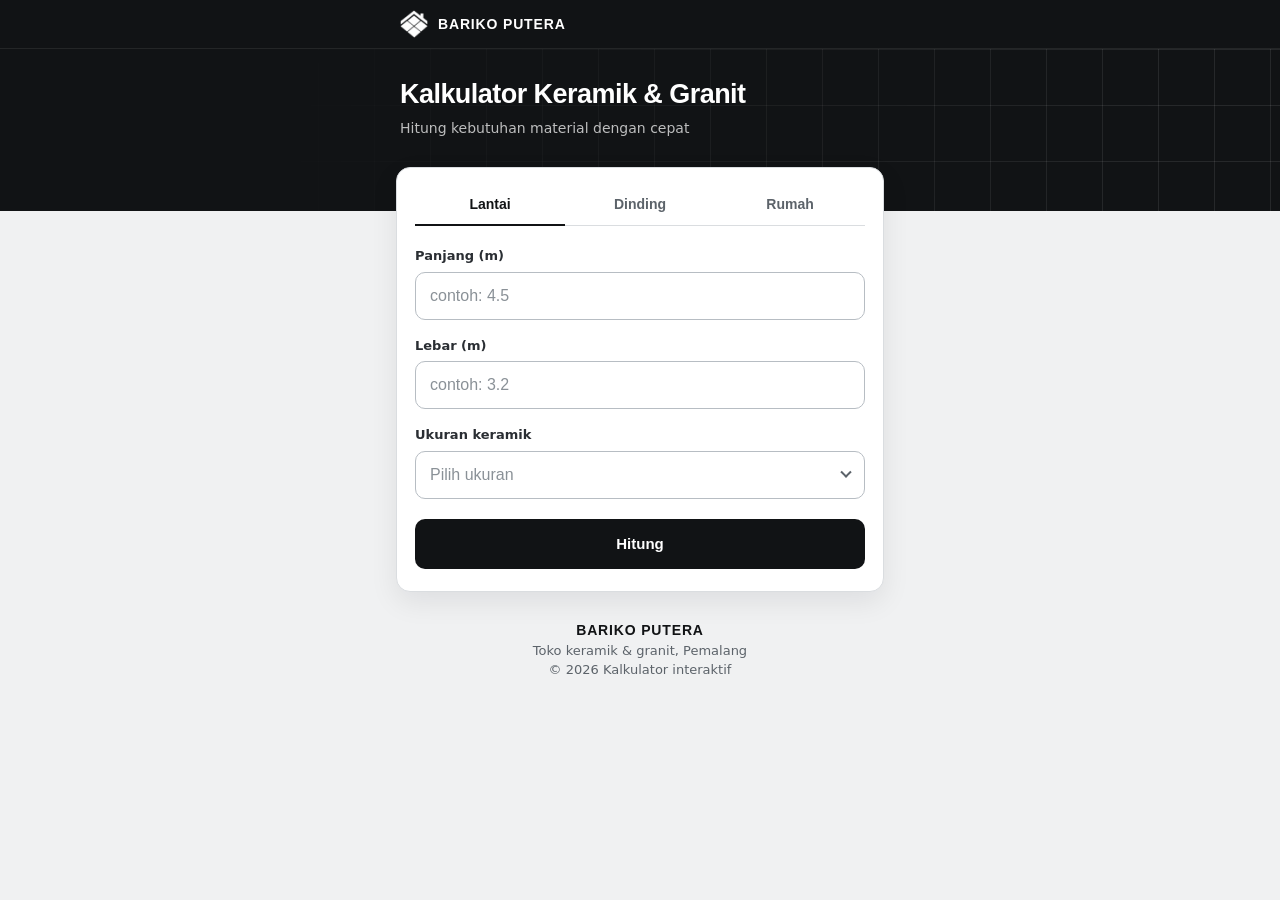
<file: kalkulator/index.html>
<!DOCTYPE html>
<html lang="id">
<head>
    <meta charset="UTF-8" />
    <meta name="viewport" content="width=device-width,initial-scale=1,maximum-scale=1,user-scalable=no" />
    <meta name="description" content="Kalkulator Keramik & Granit - Hitung kebutuhan material dengan akurat. BARIKO PUTERA Toko Keramik & Granit Berkualitas di Pemalang." />
    <title>Kalkulator Keramik & Granit - Bariko Putera</title>
    <meta http-equiv="Content-Security-Policy" content="default-src 'self'; style-src 'unsafe-inline' https://fonts.googleapis.com https://cdnjs.cloudflare.com https://cdn.jsdelivr.net; font-src https://fonts.gstatic.com https://cdnjs.cloudflare.com https://cdn.jsdelivr.net; script-src 'unsafe-inline'; img-src data:;" />
    <link rel="preconnect" href="https://fonts.googleapis.com" />
    <link rel="preconnect" href="https://fonts.gstatic.com" crossorigin />
    <link href="https://fonts.googleapis.com/css2?family=IBM+Plex+Sans:wght@400;500;600&family=Plus+Jakarta+Sans:wght@600;700;800&display=swap" rel="stylesheet" />
    <style>
:root{--ink:#111315;--ink2:#2A2E33;--mut:#5C636A;--line:#DADDE0;--line2:#B7BDC3;--bg:#F0F1F2;--brass:#C9A66B;--ok:#1C8A4C;--bad:#B3261E}
*{margin:0;padding:0;box-sizing:border-box}
body{background:var(--bg);font:15px/1.5 'IBM Plex Sans',system-ui,-apple-system,sans-serif;color:var(--ink);-webkit-font-smoothing:antialiased;padding-bottom:24px}
h1,h3,.logo,.btn-primary,.mode-tab,.btn-add-room,.btn-wa,.btn-print,.footer-mini strong{font-family:'Plus Jakarta Sans','IBM Plex Sans',sans-serif}
:focus-visible{outline:2px solid var(--ink);outline-offset:2px}
.container{max-width:520px;margin:0 auto;padding:0 20px}
.header{background:var(--ink);position:sticky;top:0;z-index:40;padding:10px 0;border-bottom:1px solid rgba(255,255,255,.08)}
.logo{display:flex;align-items:center;gap:10px;color:#fff;text-decoration:none;font-weight:700;font-size:14px;letter-spacing:.06em}
.logo img{height:28px;width:auto;display:block}
.hero-mini{background:var(--ink);color:#fff;padding:30px 0 72px;position:relative;overflow:hidden}
.hero-mini::before{content:"";position:absolute;inset:0;background-image:linear-gradient(rgba(255,255,255,.09) 1px,transparent 1px),linear-gradient(90deg,rgba(255,255,255,.09) 1px,transparent 1px);background-size:56px 56px;background-position:right 10px top 0;-webkit-mask-image:linear-gradient(100deg,transparent 20%,#000 90%);mask-image:linear-gradient(100deg,transparent 20%,#000 90%)}
.hero-mini .container{position:relative}
.hero-mini h1{font-weight:800;font-size:27px;line-height:1.15;letter-spacing:-.02em}
.hero-mini p{margin-top:8px;font-size:14px;color:rgba(255,255,255,.72)}
.card-calc{background:#fff;border:1px solid var(--line);border-radius:14px;padding:18px 18px 22px;width:calc(100% - 32px);max-width:488px;margin:-44px auto 20px;position:relative;box-shadow:0 10px 28px rgba(17,19,21,.08)}
.mode-switcher{display:flex;border-bottom:1px solid var(--line);margin-bottom:20px}
.mode-tab{flex:1;padding:10px 4px 12px;border:0;background:none;font-weight:600;font-size:14px;color:var(--mut);cursor:pointer;border-bottom:2px solid transparent;margin-bottom:-1px;transition:color .15s}
.mode-tab.active{color:var(--ink);border-bottom-color:var(--ink)}
.mode-panel{display:none}.mode-panel.active{display:block}
.form-group{margin-bottom:16px}
.form-group label{display:block;font-weight:600;font-size:13px;color:var(--ink2);margin-bottom:6px}
.form-control,.dropdown-selected{width:100%;min-height:48px;padding:0 14px;border:1px solid var(--line2);border-radius:10px;background:#fff;font:16px 'IBM Plex Sans',sans-serif;color:var(--ink);transition:border-color .15s,box-shadow .15s;appearance:none}
.form-control:focus,.dropdown-open .dropdown-selected{border-color:var(--ink);outline:0;box-shadow:0 0 0 3px rgba(17,19,21,.12)}
.form-control::placeholder,.dropdown-selected.placeholder{color:#8A9197}
.custom-dropdown{position:relative}
.dropdown-selected{display:flex;align-items:center;justify-content:space-between;cursor:pointer}
.dropdown-arrow{width:8px;height:8px;border-right:2px solid var(--mut);border-bottom:2px solid var(--mut);transform:rotate(45deg) translate(-2px,-2px);transition:transform .2s}
.dropdown-open .dropdown-arrow{transform:rotate(-135deg) translate(-2px,-2px)}
.dropdown-options{position:absolute;top:calc(100% + 6px);left:0;right:0;background:#fff;border:1px solid var(--line2);border-radius:10px;box-shadow:0 12px 28px rgba(17,19,21,.14);max-height:250px;overflow-y:auto;display:none;z-index:30}
.dropdown-open .dropdown-options{display:block}
.dropdown-option{display:flex;justify-content:space-between;align-items:center;padding:12px 14px;border-bottom:1px solid var(--line);cursor:pointer;font-weight:500}
.dropdown-option:last-child{border-bottom:0}
.dropdown-option:hover{background:#F4F5F6}
.dropdown-option.selected{box-shadow:inset 3px 0 0 var(--ink);font-weight:600}
.dropdown-option span{color:var(--mut);font-weight:400;font-size:13px}
.btn-primary{width:100%;min-height:50px;margin-top:4px;background:var(--ink);color:#fff;border:0;border-radius:10px;font-weight:700;font-size:15px;cursor:pointer;transition:background .15s}
.btn-primary:hover{background:var(--ink2)}.btn-primary:active{transform:translateY(1px)}
.alert-error{display:none;margin-top:12px;padding:11px 14px;background:#FCEFED;border:1px solid #EBC3BE;border-radius:10px;color:#8E1F17;font-size:14px}
.alert-error.show{display:block}
.result-dashboard,.summary-multi{display:none;margin-top:24px;border-top:1px solid var(--line);padding-top:18px}
.result-dashboard.show,.summary-multi.show{display:block;animation:rise .3s ease}
@keyframes rise{from{opacity:0;transform:translateY(8px)}to{opacity:1;transform:none}}
.result-header{display:flex;justify-content:space-between;align-items:center;margin-bottom:12px}
.result-header h3{font-weight:700;font-size:17px;letter-spacing:-.01em}
.badge-size{padding:3px 10px;border:1px solid var(--ink);border-radius:6px;font-weight:600;font-size:13px}
.metric-item{display:flex;justify-content:space-between;align-items:baseline;gap:12px;padding:12px 2px;border-bottom:1px solid var(--line)}
.metric-item:last-child{border-bottom:0}
.metric-label{color:var(--mut);font-size:14px}
.metric-value{font-weight:600;font-variant-numeric:tabular-nums}
.metric-value small{font-weight:400;font-size:13px;color:var(--mut)}
.pcs::after{content:" pcs";color:var(--mut);font-weight:400;font-size:13px}
.metric-item.metric-buffer{display:block;background:var(--ink);border:0;border-radius:10px;padding:16px 18px;margin-bottom:4px}
.metric-buffer .metric-label{color:var(--brass);font-weight:600}
.metric-buffer .metric-value{font:800 40px/1.1 'Plus Jakarta Sans',sans-serif;letter-spacing:-.02em;color:#fff;margin-top:4px}
.metric-buffer .metric-value small{font-size:16px;font-weight:600;color:rgba(255,255,255,.7)}
.action-group,.action-group-multi{display:flex;flex-direction:column;gap:8px;margin-top:16px}
.btn-wa,.btn-print{display:flex;align-items:center;justify-content:center;width:100%;min-height:48px;border-radius:10px;font-weight:600;font-size:15px;text-decoration:none;cursor:pointer}
.btn-wa{background:var(--ok);color:#fff;border:0}.btn-wa:hover{filter:brightness(.94)}
.btn-print{background:#fff;color:var(--ink);border:1px solid var(--line2)}.btn-print:hover{background:#F4F5F6}
.alert-tip{margin-top:14px;font-size:13px;color:var(--mut)}
.wall-dimension-grid{display:grid;grid-template-columns:1fr 1fr;gap:0 12px}
.wall-dimension-grid .full-width{grid-column:1/-1}
.wall-info{font-size:13px;color:var(--mut);margin:-4px 0 16px}
.multi-intro{font-size:14px;color:var(--mut);margin-bottom:14px}
.room-row{display:grid;grid-template-columns:1fr 1fr 88px;grid-template-areas:"n n d" "l w a" "t t t" "u u u";gap:8px;align-items:center;padding:12px;border:1px solid var(--line);border-radius:10px;background:#FAFAFB;margin-bottom:10px}
.room-row input,.room-row select{width:100%;min-width:0;min-height:44px;padding:0 12px;border:1px solid var(--line2);border-radius:8px;background:#fff;font:16px 'IBM Plex Sans',sans-serif;color:var(--ink)}
.room-row input:focus,.room-row select:focus{border-color:var(--ink);outline:0;box-shadow:0 0 0 3px rgba(17,19,21,.12)}
.room-name{grid-area:n}.room-length{grid-area:l}.room-width{grid-area:w}.room-tile-select{grid-area:t}
.room-area{grid-area:a;text-align:right;font-weight:600;font-size:14px;font-variant-numeric:tabular-nums}
.room-dus{grid-area:u;text-align:right;font-weight:700;font-size:18px;padding-top:6px;border-top:1px solid var(--line)}
.room-dus::before{content:"Kebutuhan";float:left;font-weight:400;font-size:14px;color:var(--mut);line-height:27px}
.room-dus::after{content:" dus";font-weight:400;font-size:13px;color:var(--mut)}
.room-row .room-delete{grid-area:d;justify-self:end;width:40px;min-height:40px;padding:0;border:1px solid var(--line);border-radius:8px;background:#fff;color:var(--mut);font-size:22px;line-height:1;cursor:pointer}
.room-row .room-delete:hover{color:var(--bad);border-color:var(--bad)}
.btn-add-room{width:100%;min-height:46px;border:1px dashed var(--line2);border-radius:10px;background:none;color:var(--ink);font-weight:600;font-size:14px;cursor:pointer;margin-bottom:10px}
.btn-add-room:hover{border-color:var(--ink);background:#F4F5F6}
.summary-multi .table-caption{display:flex;justify-content:space-between;align-items:center;margin-bottom:10px}
.summary-multi .table-caption strong{font:700 17px 'Plus Jakarta Sans',sans-serif}
.badge-total{background:var(--ink);color:#fff;padding:4px 12px;border-radius:6px;font-weight:600;font-size:13px}
.table-wrap{overflow-x:auto;border:1px solid var(--line);border-radius:10px}
.summary-multi table{width:100%;min-width:460px;border-collapse:collapse;font-size:14px}
.summary-multi th{padding:10px;text-align:left;font-weight:600;font-size:13px;color:var(--mut);background:#FAFAFB;border-bottom:1px solid var(--ink);white-space:nowrap}
.summary-multi td{padding:10px;border-bottom:1px solid var(--line)}
.summary-multi .num{text-align:right;font-variant-numeric:tabular-nums}
.summary-multi .total-row td{background:#F4F5F6;font-weight:700;border-bottom:0;border-top:1px solid var(--ink)}
.empty-state{color:var(--mut);font-size:14px;text-align:center;padding:6px}
.footer-mini{max-width:488px;margin:0 auto;padding:8px 16px 0;text-align:center;font-size:13px;color:var(--mut)}
.footer-mini strong{display:block;color:var(--ink);font-size:14px;letter-spacing:.06em}
input[type=number]::-webkit-inner-spin-button,input[type=number]::-webkit-outer-spin-button{-webkit-appearance:none;margin:0}
input[type=number]{-moz-appearance:textfield}
@media(max-width:360px){.hero-mini h1{font-size:23px}.metric-buffer .metric-value{font-size:34px}.card-calc{padding:16px 14px 20px}}
@media(prefers-reduced-motion:reduce){*{animation:none!important;transition:none!important}}

</style>
</head>
<body>

    <header class="header">
        <div class="container">
            <a href="#" class="logo"><img src="[data-uri]" alt="BARIKO PUTERA" loading="lazy" /><span>BARIKO PUTERA</span></a>
        </div>
    </header>

    <div class="hero-mini"><div class="container"><h1>Kalkulator Keramik &amp; Granit</h1><p>Hitung kebutuhan material dengan cepat</p></div></div>

    <div class="card-calc">
        <!-- MODE TABS -->
        <div class="mode-switcher">
            <button type="button" class="mode-tab active" data-mode="floor">Lantai</button>
            <button type="button" class="mode-tab" data-mode="wall">Dinding</button>
            <button type="button" class="mode-tab" data-mode="multi">Rumah</button>
        </div>

        <!-- ===== LANTAI ===== -->
        <div id="floorMode" class="mode-panel active">
            <form id="calcForm">
                <div class="form-group"><label for="roomLength">Panjang (m)</label><input type="number" id="roomLength" class="form-control" step="0.01" min="0.1" placeholder="contoh: 4.5" required /></div>
                <div class="form-group"><label for="roomWidth">Lebar (m)</label><input type="number" id="roomWidth" class="form-control" step="0.01" min="0.1" placeholder="contoh: 3.2" required /></div>
                <div class="form-group">
                    <label>Ukuran keramik</label>
                    <div class="custom-dropdown" id="tileDropdown">
                        <div class="dropdown-selected placeholder" id="dropdownSelected"><span>Pilih ukuran</span><span class="dropdown-arrow" aria-hidden="true"></span></div>
                        <div class="dropdown-options" id="dropdownOptions">
                            <div class="dropdown-option" data-size="25x25" data-area="1.00" data-pieces="16">25×25 cm <span>1.00 m²/dus</span></div>
                            <div class="dropdown-option" data-size="25x40" data-area="1.00" data-pieces="10">25×40 cm <span>1.00 m²/dus</span></div>
                            <div class="dropdown-option" data-size="30x30" data-area="0.99" data-pieces="11">30×30 cm <span>0.99 m²/dus</span></div>
                            <div class="dropdown-option" data-size="30x60" data-area="0.90" data-pieces="5">30×60 cm <span>0.90 m²/dus</span></div>
                            <div class="dropdown-option" data-size="40x40" data-area="1.00" data-pieces="6">40×40 cm <span>1.00 m²/dus</span></div>
                            <div class="dropdown-option" data-size="50x50" data-area="1.00" data-pieces="4">50×50 cm <span>1.00 m²/dus</span></div>
                            <div class="dropdown-option" data-size="60x60" data-area="1.44" data-pieces="4">60×60 cm <span>1.44 m²/dus</span></div>
                            <div class="dropdown-option" data-size="60x120" data-area="1.44" data-pieces="2">60×120 cm <span>1.44 m²/dus</span></div>
                        </div>
                    </div>
                    <input type="hidden" id="selectedTileSize" required />
                    <input type="hidden" id="selectedTileArea" />
                    <input type="hidden" id="selectedTilePieces" />
                </div>
                <button type="submit" class="btn-primary" id="calculateBtn">Hitung</button>
                <div class="alert-error" id="errorAlert">Lengkapi semua input dengan benar.</div>
            </form>
            <div class="result-dashboard" id="resultDashboard">
                <div class="result-header"><h3>Ringkasan</h3><span class="badge-size" id="selectedSizeLabel">—</span></div>
                <div class="metric-grid">
                    <div class="metric-item metric-buffer"><div class="metric-label">Disarankan dipesan (+10%)</div><div class="metric-value" id="totalWithBuffer">0 <small>dus</small></div></div>
                    <div class="metric-item"><span class="metric-label">Luas</span><span class="metric-value" id="totalArea">0 <small>m²</small></span></div>
                    <div class="metric-item"><span class="metric-label">Kebutuhan tanpa cadangan</span><span class="metric-value" id="totalBoxes">0 <small>dus</small></span></div>
                    <div class="metric-item"><span class="metric-label">Total keping</span><strong class="metric-value pcs" id="totalPieces">0</strong></div>
                    <div class="metric-item"><span class="metric-label">Keping +10%</span><strong class="metric-value pcs" id="totalPiecesWithBuffer">0</strong></div>
                </div>
                <div class="action-group"><a id="whatsappLink" class="btn-wa" target="_blank" href="#">Konsultasi WA</a><button id="printBtn" class="btn-print" onclick="printResult('floor')">Cetak</button></div>
                <div class="alert-tip">Hasil estimasi. Konsultasi dengan tim ahli disarankan.</div>
            </div>
        </div>

        <!-- ===== DINDING ===== -->
        <div id="wallMode" class="mode-panel">
            <form id="wallCalcForm">
                <div class="wall-dimension-grid">
                    <div class="form-group full-width"><label for="wallHeight">Tinggi (m)</label><input type="number" id="wallHeight" class="form-control" step="0.01" min="0.1" placeholder="misal 3" required /></div>
                    <div class="form-group"><label for="wallLength">Panjang (m)</label><input type="number" id="wallLength" class="form-control" step="0.01" min="0.1" placeholder="misal 4" required /></div>
                    <div class="form-group"><label for="wallWidth">Lebar (m)</label><input type="number" id="wallWidth" class="form-control" step="0.01" min="0.1" placeholder="misal 3" required /></div>
                </div>
                <div class="wall-info">Luas dinding = 2 × (panjang + lebar) × tinggi</div>
                <div class="form-group">
                    <label>Ukuran keramik</label>
                    <div class="custom-dropdown" id="tileDropdownWall">
                        <div class="dropdown-selected placeholder" id="dropdownSelectedWall"><span>Pilih ukuran</span><span class="dropdown-arrow" aria-hidden="true"></span></div>
                        <div class="dropdown-options">
                            <div class="dropdown-option" data-size="25x25" data-area="1.00" data-pieces="16">25×25 cm <span>1.00 m²/dus</span></div>
                            <div class="dropdown-option" data-size="25x40" data-area="1.00" data-pieces="10">25×40 cm <span>1.00 m²/dus</span></div>
                            <div class="dropdown-option" data-size="30x30" data-area="0.99" data-pieces="11">30×30 cm <span>0.99 m²/dus</span></div>
                            <div class="dropdown-option" data-size="30x60" data-area="0.90" data-pieces="5">30×60 cm <span>0.90 m²/dus</span></div>
                            <div class="dropdown-option" data-size="40x40" data-area="1.00" data-pieces="6">40×40 cm <span>1.00 m²/dus</span></div>
                            <div class="dropdown-option" data-size="50x50" data-area="1.00" data-pieces="4">50×50 cm <span>1.00 m²/dus</span></div>
                            <div class="dropdown-option" data-size="60x60" data-area="1.44" data-pieces="4">60×60 cm <span>1.44 m²/dus</span></div>
                            <div class="dropdown-option" data-size="60x120" data-area="1.44" data-pieces="2">60×120 cm <span>1.44 m²/dus</span></div>
                        </div>
                    </div>
                    <input type="hidden" id="selectedTileSizeWall" required />
                    <input type="hidden" id="selectedTileAreaWall" />
                    <input type="hidden" id="selectedTilePiecesWall" />
                </div>
                <button type="submit" class="btn-primary" id="calculateBtnWall">Hitung</button>
                <div class="alert-error" id="errorAlertWall">Lengkapi semua input dengan benar.</div>
            </form>
            <div class="result-dashboard" id="resultDashboardWall">
                <div class="result-header"><h3>Ringkasan</h3><span class="badge-size" id="selectedSizeLabelWall">—</span></div>
                <div class="metric-grid">
                    <div class="metric-item metric-buffer"><div class="metric-label">Disarankan dipesan (+10%)</div><div class="metric-value" id="totalWithBufferWall">0 <small>dus</small></div></div>
                    <div class="metric-item"><span class="metric-label">Luas</span><span class="metric-value" id="totalAreaWall">0 <small>m²</small></span></div>
                    <div class="metric-item"><span class="metric-label">Kebutuhan tanpa cadangan</span><span class="metric-value" id="totalBoxesWall">0 <small>dus</small></span></div>
                    <div class="metric-item"><span class="metric-label">Total keping</span><strong class="metric-value pcs" id="totalPiecesWall">0</strong></div>
                    <div class="metric-item"><span class="metric-label">Keping +10%</span><strong class="metric-value pcs" id="totalPiecesWithBufferWall">0</strong></div>
                </div>
                <div class="action-group"><a id="whatsappLinkWall" class="btn-wa" target="_blank" href="#">Konsultasi WA</a><button type="button" class="btn-print" onclick="printResult('wall')">Cetak</button></div>
                <div class="alert-tip">Hasil estimasi. Konsultasi dengan tim ahli disarankan.</div>
            </div>
        </div>

        <!-- ===== RUMAH (MULTI ROOM) ===== -->
        <div id="multiMode" class="mode-panel">
            <div class="multi-intro">
                Tambahkan ruangan satu per satu. Isi panjang &amp; lebar, pilih ukuran keramik.
            </div>
            <div id="roomContainer"></div>
            <button id="addRoomBtn" class="btn-add-room">Tambah ruangan</button>
            <button id="finishBtn" class="btn-primary">Selesai</button>
            <div id="summaryMulti" class="summary-multi"></div>
        </div>
    </div>

    <div class="footer-mini"><strong>BARIKO PUTERA</strong><p>Toko keramik &amp; granit, Pemalang</p><p>&copy; 2026 Kalkulator interaktif</p></div>

    <script>
        // ============================================================
        // OBFUSCATED STRINGS
        // ============================================================
        var _0x1a2b = [
            'wa.me/6281337710483'
        ];

        function _0x2b3c(a) { return _0x1a2b[a] || ''; }
        var PRINT_CSS = 'body{font-family:"IBM Plex Sans","Segoe UI",Arial,sans-serif;color:#111315;font-size:13px;max-width:720px;margin:0 auto;padding:32px}h2{font-size:22px;margin:0 0 4px;letter-spacing:-.01em}.brand{font-weight:700;letter-spacing:.06em;font-size:12px;border-bottom:2px solid #111315;padding-bottom:10px;margin-bottom:18px}.sub{color:#5c636a;margin-bottom:16px}table{width:100%;border-collapse:collapse;margin:8px 0}th{text-align:left;font-size:12px;color:#5c636a;border-bottom:1.5px solid #111315;padding:8px}td{padding:8px;border-bottom:1px solid #dadde0}td:last-child{font-weight:600}.badge-print{display:inline-block;font-weight:700;font-size:14px;margin-top:8px}.note{margin-top:14px;font-size:12px;color:#5c636a}.footer{margin-top:28px;border-top:1px solid #dadde0;padding-top:10px;font-size:11px;color:#7a8087}';

        // ============================================================
        // MODE SWITCHER
        // ============================================================
        var tabs = document.querySelectorAll('.mode-tab'),
            floorMode = document.getElementById('floorMode'),
            wallMode = document.getElementById('wallMode'),
            multiMode = document.getElementById('multiMode');
        tabs.forEach(function(t) {
            t.addEventListener('click', function() {
                tabs.forEach(function(t2) { t2.classList.remove('active'); });
                this.classList.add('active');
                var m = this.dataset.mode;
                floorMode.classList.toggle('active', m === 'floor');
                wallMode.classList.toggle('active', m === 'wall');
                multiMode.classList.toggle('active', m === 'multi');
            });
        });

        // ============================================================
        // DROPDOWN GENERIC (untuk Lantai & Dinding)
        // ============================================================
        function setupDropdown(c, s, si, ai, pi, cb) {
            var container = document.getElementById(c),
                selected = document.getElementById(s),
                sizeInput = document.getElementById(si),
                areaInput = document.getElementById(ai),
                piecesInput = document.getElementById(pi),
                opts = container.querySelectorAll('.dropdown-option');
            opts.forEach(function(o) {
                o.addEventListener('click', function(e) {
                    e.stopPropagation();
                    var sz = this.dataset.size;
                    sizeInput.value = sz;
                    areaInput.value = parseFloat(this.dataset.area);
                    piecesInput.value = parseInt(this.dataset.pieces, 10);
                    selected.querySelector('span').textContent = sz + ' cm';
                    selected.classList.remove('placeholder');
                    selected.classList.add('filled');
                    selected.style.borderColor = '';
                    opts.forEach(function(o2) { o2.classList.remove('selected'); });
                    this.classList.add('selected');
                    container.classList.remove('dropdown-open');
                    if (cb) cb();
                });
            });
            selected.addEventListener('click', function(e) {
                e.stopPropagation();
                container.classList.toggle('dropdown-open');
            });
            selected.querySelector('span').textContent = 'Pilih ukuran';
            selected.classList.add('placeholder');
            selected.classList.remove('filled');
            sizeInput.value = '';
            areaInput.value = '';
            piecesInput.value = '';
        }
        document.addEventListener('click', function() {
            document.querySelectorAll('.custom-dropdown').forEach(function(d) { d.classList.remove('dropdown-open'); });
        });

        // ============================================================
        // LANTAI
        // ============================================================
        var rL = document.getElementById('roomLength'),
            rW = document.getElementById('roomWidth'),
            sTS = document.getElementById('selectedTileSize'),
            sTA = document.getElementById('selectedTileArea'),
            sTP = document.getElementById('selectedTilePieces'),
            dS = document.getElementById('dropdownSelected'),
            cF = document.getElementById('calcForm'),
            eA = document.getElementById('errorAlert'),
            rD = document.getElementById('resultDashboard');
        var tA = document.getElementById('totalArea'),
            sSL = document.getElementById('selectedSizeLabel'),
            tB = document.getElementById('totalBoxes'),
            tWB = document.getElementById('totalWithBuffer'),
            tP = document.getElementById('totalPieces'),
            tPWB = document.getElementById('totalPiecesWithBuffer'),
            wAL = document.getElementById('whatsappLink');

        setupDropdown('tileDropdown', 'dropdownSelected', 'selectedTileSize', 'selectedTileArea', 'selectedTilePieces',
            function() { rD.classList.remove('show');
                eA.classList.remove('show'); });

        cF.addEventListener('submit', function(e) {
            e.preventDefault();
            eA.classList.remove('show');
            var valid = true;
            var length = parseFloat(rL.value),
                width = parseFloat(rW.value);
            if (!length || length <= 0) { valid = false;
                rL.style.borderColor = '#B3261E'; } else { rL.style.borderColor = ''; }
            if (!width || width <= 0) { valid = false;
                rW.style.borderColor = '#B3261E'; } else { rW.style.borderColor = ''; }
            var size = sTS.value;
            if (!size) { valid = false;
                dS.style.borderColor = '#B3261E'; } else { dS.style.borderColor = ''; }
            if (!valid) { eA.classList.add('show');
                eA.scrollIntoView({ behavior: 'smooth', block: 'center' }); return; }
            var area = parseFloat(sTA.value),
                piecesPerBox = parseInt(sTP.value, 10),
                roomArea = length * width,
                boxesNeeded = roomArea / area,
                boxesWithBuffer = boxesNeeded * 1.1,
                piecesNeeded = boxesNeeded * piecesPerBox,
                piecesWithBuffer = boxesWithBuffer * piecesPerBox;
            tA.innerHTML = roomArea.toFixed(2) + ' <small>m²</small>';
            sSL.textContent = size + ' cm';
            tB.innerHTML = Math.ceil(boxesNeeded) + ' <small>dus</small>';
            tWB.innerHTML = Math.ceil(boxesWithBuffer) + ' <small>dus</small>';
            tP.textContent = Math.ceil(piecesNeeded);
            tPWB.textContent = Math.ceil(piecesWithBuffer);
            var msg = 'Halo BARIKO PUTERA, saya ingin berkonsultasi mengenai kebutuhan keramik/granit untuk lantai.\n\n' +
                'Hasil perhitungan:\n' +
                '- Luas lantai: ' + roomArea.toFixed(2) + ' m²\n' +
                '- Ukuran keramik: ' + size + ' cm\n' +
                '- Kebutuhan (sudah termasuk cadangan 10%): ' + Math.ceil(boxesWithBuffer) + ' dus (sekitar ' + Math.ceil(piecesWithBuffer) + ' keping)\n\n' +
                'Mohon informasi mengenai ketersediaan stok dan harganya. Terima kasih.';
            wAL.href = 'https://' + _0x2b3c(0) + '?text=' + encodeURIComponent(msg);
            rD.classList.add('show');
            rD.scrollIntoView({ behavior: 'smooth', block: 'start' });
        });
        rL.addEventListener('input', function() { this.style.borderColor = '';
            eA.classList.remove('show');
            rD.classList.remove('show'); });
        rW.addEventListener('input', function() { this.style.borderColor = '';
            eA.classList.remove('show');
            rD.classList.remove('show'); });

        // ============================================================
        // DINDING
        // ============================================================
        var wH = document.getElementById('wallHeight'),
            wL = document.getElementById('wallLength'),
            wW = document.getElementById('wallWidth'),
            sTSW = document.getElementById('selectedTileSizeWall'),
            sTAW = document.getElementById('selectedTileAreaWall'),
            sTPW = document.getElementById('selectedTilePiecesWall'),
            dSW = document.getElementById('dropdownSelectedWall'),
            wCF = document.getElementById('wallCalcForm'),
            eAW = document.getElementById('errorAlertWall'),
            rDW = document.getElementById('resultDashboardWall');
        var tAW = document.getElementById('totalAreaWall'),
            sSLW = document.getElementById('selectedSizeLabelWall'),
            tBW = document.getElementById('totalBoxesWall'),
            tWBW = document.getElementById('totalWithBufferWall'),
            tPW = document.getElementById('totalPiecesWall'),
            tPWBW = document.getElementById('totalPiecesWithBufferWall'),
            wALW = document.getElementById('whatsappLinkWall');

        setupDropdown('tileDropdownWall', 'dropdownSelectedWall', 'selectedTileSizeWall', 'selectedTileAreaWall',
            'selectedTilePiecesWall', function() { rDW.classList.remove('show');
                eAW.classList.remove('show'); });

        wCF.addEventListener('submit', function(e) {
            e.preventDefault();
            eAW.classList.remove('show');
            var valid = true;
            var height = parseFloat(wH.value),
                length = parseFloat(wL.value),
                width = parseFloat(wW.value);
            if (!height || height <= 0) { valid = false;
                wH.style.borderColor = '#B3261E'; } else { wH.style.borderColor = ''; }
            if (!length || length <= 0) { valid = false;
                wL.style.borderColor = '#B3261E'; } else { wL.style.borderColor = ''; }
            if (!width || width <= 0) { valid = false;
                wW.style.borderColor = '#B3261E'; } else { wW.style.borderColor = ''; }
            var size = sTSW.value;
            if (!size) { valid = false;
                dSW.style.borderColor = '#B3261E'; } else { dSW.style.borderColor = ''; }
            if (!valid) { eAW.classList.add('show');
                eAW.scrollIntoView({ behavior: 'smooth', block: 'center' }); return; }
            var wallArea = 2 * (length + width) * height,
                area = parseFloat(sTAW.value),
                piecesPerBox = parseInt(sTPW.value, 10),
                boxesNeeded = wallArea / area,
                boxesWithBuffer = boxesNeeded * 1.1,
                piecesNeeded = boxesNeeded * piecesPerBox,
                piecesWithBuffer = boxesWithBuffer * piecesPerBox;
            tAW.innerHTML = wallArea.toFixed(2) + ' <small>m²</small>';
            sSLW.textContent = size + ' cm';
            tBW.innerHTML = Math.ceil(boxesNeeded) + ' <small>dus</small>';
            tWBW.innerHTML = Math.ceil(boxesWithBuffer) + ' <small>dus</small>';
            tPW.textContent = Math.ceil(piecesNeeded);
            tPWBW.textContent = Math.ceil(piecesWithBuffer);
            var msg = 'Halo BARIKO PUTERA, saya ingin berkonsultasi mengenai kebutuhan keramik/granit untuk dinding.\n\n' +
                'Hasil perhitungan:\n' +
                '- Dimensi: tinggi ' + height + ' m, panjang ' + length + ' m, lebar ' + width + ' m\n' +
                '- Luas dinding: ' + wallArea.toFixed(2) + ' m²\n' +
                '- Ukuran keramik: ' + size + ' cm\n' +
                '- Kebutuhan (sudah termasuk cadangan 10%): ' + Math.ceil(boxesWithBuffer) + ' dus (sekitar ' + Math.ceil(piecesWithBuffer) + ' keping)\n\n' +
                'Mohon informasi mengenai ketersediaan stok dan harganya. Terima kasih.';
            wALW.href = 'https://' + _0x2b3c(0) + '?text=' + encodeURIComponent(msg);
            rDW.classList.add('show');
            rDW.scrollIntoView({ behavior: 'smooth', block: 'start' });
        });
        wH.addEventListener('input', function() { this.style.borderColor = '';
            eAW.classList.remove('show');
            rDW.classList.remove('show'); });
        wL.addEventListener('input', function() { this.style.borderColor = '';
            eAW.classList.remove('show');
            rDW.classList.remove('show'); });
        wW.addEventListener('input', function() { this.style.borderColor = '';
            eAW.classList.remove('show');
            rDW.classList.remove('show'); });

        // ============================================================
        // PRINT (LANTAI & DINDING)
        // ============================================================
        window.printResult = function(mode) {
            var aT, sT, dT, dB, pT, pB, dims;
            if (mode === 'wall') {
                aT = tAW.innerText;
                sT = sSLW.innerText;
                dT = tBW.innerText;
                dB = tWBW.innerText;
                pT = tPW.innerText;
                pB = tPWBW.innerText;
                var h = parseFloat(wH.value) || 0;
                var p = parseFloat(wL.value) || 0;
                var l = parseFloat(wW.value) || 0;
                dims = 'Tinggi: ' + h.toFixed(2) + ' m, Panjang: ' + p.toFixed(2) + ' m, Lebar: ' + l.toFixed(2) + ' m';
            } else {
                aT = tA.innerText;
                sT = sSL.innerText;
                dT = tB.innerText;
                dB = tWB.innerText;
                pT = tP.innerText;
                pB = tPWB.innerText;
                var p2 = parseFloat(rL.value) || 0;
                var l2 = parseFloat(rW.value) || 0;
                dims = 'Panjang: ' + p2.toFixed(2) + ' m, Lebar: ' + l2.toFixed(2) + ' m';
            }
            var win = window.open('', '_blank');
            var rows = [['Luas', aT], ['Ukuran keramik', sT], ['Kebutuhan dus', dT], ['Dus +10%', dB], ['Total keping', pT + ' pcs'], ['Keping +10%', pB + ' pcs']];
            var trs = rows.map(function(r) { return '<tr><td>' + r[0] + '</td><td style="text-align:right">' + r[1] + '</td></tr>'; }).join('');
            win.document.write('<html><head><title>Estimasi Kebutuhan Keramik</title><style>' + PRINT_CSS + '</style></head><body><div class="brand">BARIKO PUTERA</div><h2>Estimasi kebutuhan keramik, ' + (mode === 'wall' ? 'dinding' : 'lantai') + '</h2><div class="sub">' + dims + '</div><table><tbody>' + trs + '</tbody></table><div class="note">Hasil estimasi. Konsultasi dengan tim ahli disarankan.</div><div class="footer">Dicetak dari Kalkulator BARIKO PUTERA, ' + new Date().toLocaleDateString('id-ID') + '</div></body></html>');
            win.document.close();
            win.print();
        };

        // ============================================================
        // RUMAH (MULTI ROOM) — dengan opsi "Belum diketahui"
        // ============================================================
        var roomContainer = document.getElementById('roomContainer'),
            addRoomBtn = document.getElementById('addRoomBtn'),
            finishBtn = document.getElementById('finishBtn'),
            summaryMulti = document.getElementById('summaryMulti');

        // Data ukuran keramik, ditambah opsi "Belum diketahui" di awal
        var tileDataWithUnknown = [
            { size: '', label: 'Belum diketahui', area: 0, pieces: 0 },
            { size: '25x25', label: '25×25 cm', area: 1.00, pieces: 16 },
            { size: '25x40', label: '25×40 cm', area: 1.00, pieces: 10 },
            { size: '30x30', label: '30×30 cm', area: 0.99, pieces: 11 },
            { size: '30x60', label: '30×60 cm', area: 0.90, pieces: 5 },
            { size: '40x40', label: '40×40 cm', area: 1.00, pieces: 6 },
            { size: '50x50', label: '50×50 cm', area: 1.00, pieces: 4 },
            { size: '60x60', label: '60×60 cm', area: 1.44, pieces: 4 },
            { size: '60x120', label: '60×120 cm', area: 1.44, pieces: 2 }
        ];

        // --- Buat baris ruangan baru ---
        function createRow() {
            var row = document.createElement('div');
            row.className = 'room-row';

            var name = document.createElement('input');
            name.type = 'text';
            name.className = 'room-name';
            name.placeholder = 'Nama';
            row.appendChild(name);

            var length = document.createElement('input');
            length.type = 'number';
            length.className = 'room-length';
            length.step = '0.01';
            length.min = '0.1';
            length.placeholder = 'Panjang';
            row.appendChild(length);

            var width = document.createElement('input');
            width.type = 'number';
            width.className = 'room-width';
            width.step = '0.01';
            width.min = '0.1';
            width.placeholder = 'Lebar';
            row.appendChild(width);

            var area = document.createElement('span');
            area.className = 'room-area';
            area.textContent = '0 m²';
            row.appendChild(area);

            var select = document.createElement('select');
            select.className = 'room-tile-select';
            // Tambahkan opsi dari tileDataWithUnknown
            tileDataWithUnknown.forEach(function(t) {
                var opt = document.createElement('option');
                opt.value = t.size;
                opt.dataset.area = t.area;
                opt.dataset.pieces = t.pieces;
                opt.textContent = t.label + (t.size ? ' (' + t.area.toFixed(2) + ' m²)' : '');
                select.appendChild(opt);
            });
            // Default pilih indeks 0 ("Belum diketahui")
            select.selectedIndex = 0;
            row.appendChild(select);

            var dus = document.createElement('span');
            dus.className = 'room-dus';
            dus.textContent = '0';
            row.appendChild(dus);

            var del = document.createElement('button');
            del.className = 'room-delete';
            del.type = 'button';
            del.innerHTML = '&times;'; del.setAttribute('aria-label','Hapus ruangan');
            del.addEventListener('click', function() {
                if (roomContainer.children.length > 1) {
                    row.remove();
                    updateAll();
                    summaryMulti.classList.remove('show');
                } else {
                    var ni = row.querySelector('.room-name');
                    if (ni) ni.focus();
                }
            });
            row.appendChild(del);

            [length, width].forEach(function(inp) {
                inp.addEventListener('input', function() {
                    updateRow(row);
                    summaryMulti.classList.remove('show');
                });
            });
            select.addEventListener('change', function() {
                updateRow(row);
                summaryMulti.classList.remove('show');
            });

            return row;
        }

        // --- Update satu baris ---
        function updateRow(row) {
            var length = parseFloat(row.querySelector('.room-length').value) || 0;
            var width = parseFloat(row.querySelector('.room-width').value) || 0;
            var areaVal = length * width;
            var areaSpan = row.querySelector('.room-area');
            areaSpan.textContent = areaVal > 0 ? areaVal.toFixed(2) + ' m²' : '0 m²';

            var select = row.querySelector('.room-tile-select');
            var selected = select.options[select.selectedIndex];
            var tileArea = parseFloat(selected.dataset.area) || 0;
            var dusVal = 0;
            // Jika ukuran belum diketahui (area = 0) atau luas 0, dus = 0
            if (areaVal > 0 && tileArea > 0) {
                dusVal = Math.ceil(areaVal / tileArea);
            }
            row.querySelector('.room-dus').textContent = dusVal;
        }

        // --- Update semua baris ---
        function updateAll() {
            var rows = roomContainer.querySelectorAll('.room-row');
            rows.forEach(function(row) { updateRow(row); });
        }

        // --- Tambah ruangan ---
        addRoomBtn.addEventListener('click', function() {
            var row = createRow();
            roomContainer.appendChild(row);
            updateRow(row);
            row.scrollIntoView({ behavior: 'smooth', block: 'center' });
            var ni = row.querySelector('.room-name');
            if (ni) ni.focus();
            summaryMulti.classList.remove('show');
        });

        // --- Kumpulkan data ruangan ---
        function collectRoomData() {
            var rows = roomContainer.querySelectorAll('.room-row');
            var data = [];
            var totalArea = 0;
            var totalDus = 0;
            rows.forEach(function(row, index) {
                var name = row.querySelector('.room-name').value.trim() || 'Ruangan ' + (index + 1);
                var length = parseFloat(row.querySelector('.room-length').value) || 0;
                var width = parseFloat(row.querySelector('.room-width').value) || 0;
                var areaVal = length * width;
                var select = row.querySelector('.room-tile-select');
                var selected = select.options[select.selectedIndex];
                var size = selected.value;
                var tileArea = parseFloat(selected.dataset.area) || 0;
                var dusVal = 0;
                if (areaVal > 0 && tileArea > 0) {
                    dusVal = Math.ceil(areaVal / tileArea);
                }
                data.push({
                    name: name,
                    length: length,
                    width: width,
                    area: areaVal,
                    size: size,
                    dus: dusVal,
                    tileArea: tileArea,
                    sizeLabel: selected.textContent
                });
                totalArea += areaVal;
                totalDus += dusVal;
            });
            return { rows: data, totalArea: totalArea, totalDus: totalDus };
        }

        // --- Render tabel Excel-like ---
        function renderTable(summaryData) {
            var data = summaryData.rows;
            var totalArea = summaryData.totalArea;
            var totalDus = summaryData.totalDus;

            // Jika belum ada ruangan yang diisi luasnya, tampilkan pesan
            var hasData = data.some(function(r) { return r.area > 0; });
            if (data.length === 0 || !hasData) {
                summaryMulti.innerHTML =
                    '<div class="empty-state">Silakan isi panjang &amp; lebar ruangan terlebih dahulu.</div>';
                summaryMulti.classList.add('show');
                return;
            }

            var html = '';
            html += '<div class="table-caption">';
            html += '<span><strong>Rincian ruangan</strong></span>';
            html += '<span class="badge-total">Total ' + totalDus + ' dus</span>';
            html += '</div>';

            html += '<div class="table-wrap">';
            html += '<table>';
            html += '<thead><tr>';
            html += '<th class="num">No</th>';
            html += '<th>Nama ruangan</th>';
            html += '<th class="num">Panjang (m)</th>';
            html += '<th class="num">Lebar (m)</th>';
            html += '<th class="num">Luas (m²)</th>';
            html += '<th>Ukuran (cm)</th>';
            html += '<th class="num">Kebutuhan (dus)</th>';
            html += '</tr></thead>';
            html += '<tbody>';

            var no = 0;
            data.forEach(function(r) {
                // tetap tampilkan semua ruangan, meskipun luas 0
                no++;
                var sizeDisplay = r.size || '—';
                var dusDisplay = (r.area > 0 && r.tileArea > 0) ? r.dus : '—';
                html += '<tr>';
                html += '<td class="num">' + no + '</td>';
                html += '<td>' + r.name + '</td>';
                html += '<td class="num">' + r.length.toFixed(2) + '</td>';
                html += '<td class="num">' + r.width.toFixed(2) + '</td>';
                html += '<td class="num">' + r.area.toFixed(2) + '</td>';
                html += '<td>' + sizeDisplay + '</td>';
                html += '<td class="num"><strong>' + dusDisplay + '</strong></td>';
                html += '</tr>';
            });

            // Total row (hanya jika ada luas > 0)
            if (totalArea > 0) {
                html += '<tr class="total-row">';
                html += '<td colspan="4">Total</td>';
                html += '<td class="num"><strong>' + totalArea.toFixed(2) + '</strong></td>';
                html += '<td></td>';
                html += '<td class="num"><strong>' + totalDus + '</strong></td>';
                html += '</tr>';
            }

            html += '</tbody></table>';
            html += '</div>';

            // WA + Print buttons
            var waMsg = 'Halo BARIKO PUTERA, saya ingin berkonsultasi mengenai kebutuhan keramik/granit untuk seluruh rumah.\n\nRincian per ruangan:\n';
            data.forEach(function(r) {
                var dim = r.length.toFixed(2) + ' m × ' + r.width.toFixed(2) + ' m = ' + r.area.toFixed(2) + ' m²';
                if (r.area > 0 && r.tileArea > 0) {
                    waMsg += '- ' + r.name + ': ' + dim + ', keramik ' + r.size + ' cm, ' + r.dus + ' dus\n';
                } else {
                    waMsg += '- ' + r.name + ': ' + dim + ', ukuran keramik belum ditentukan\n';
                }
            });
            waMsg += '\nTotal luas: ' + totalArea.toFixed(2) + ' m²\nTotal kebutuhan: ' + totalDus + ' dus (dibulatkan ke atas, belum termasuk cadangan 10%)\n\nMohon informasi mengenai ketersediaan stok dan harganya. Terima kasih.';

            html += '<div class="action-group-multi">';
            html +=
                '<a class="btn-wa" target="_blank" href="https://' + _0x2b3c(0) + '?text=' + encodeURIComponent(waMsg) +
                '">Konsultasi WA</a>';
            html +=
                '<button class="btn-print" onclick="printMultiResult()">Export PDF</button>';
            html += '</div>';

            summaryMulti.innerHTML = html;
            summaryMulti.classList.add('show');
            summaryMulti.scrollIntoView({ behavior: 'smooth', block: 'start' });
        }

        // --- Tombol Selesai ---
        finishBtn.addEventListener('click', function() {
            var summaryData = collectRoomData();
            renderTable(summaryData);
        });

        // --- Print / Export PDF untuk Multi (Excel-like) ---
        window.printMultiResult = function() {
            var summaryData = collectRoomData();
            var data = summaryData.rows;
            var totalArea = summaryData.totalArea;
            var totalDus = summaryData.totalDus;

            var hasData = data.some(function(r) { return r.area > 0; });
            if (!hasData) {
                alert('Tidak ada data ruangan yang valid untuk dicetak.');
                return;
            }

            var win = window.open('', '_blank');
            var tableRows = '';
            var no = 0;
            data.forEach(function(r) {
                no++;
                var sizeDisplay = r.size || '—';
                var dusDisplay = (r.area > 0 && r.tileArea > 0) ? r.dus : '—';
                tableRows += '<tr>';
                tableRows += '<td style="text-align:right;padding:5px 8px;border:1px solid #d4d4d4;">' + no + '</td>';
                tableRows += '<td style="padding:5px 8px;border:1px solid #d4d4d4;">' + r.name + '</td>';
                tableRows += '<td style="text-align:right;padding:5px 8px;border:1px solid #d4d4d4;">' + r.length
                    .toFixed(2) + '</td>';
                tableRows += '<td style="text-align:right;padding:5px 8px;border:1px solid #d4d4d4;">' + r.width
                    .toFixed(2) + '</td>';
                tableRows += '<td style="text-align:right;padding:5px 8px;border:1px solid #d4d4d4;">' + r.area
                    .toFixed(2) + '</td>';
                tableRows += '<td style="padding:5px 8px;border:1px solid #d4d4d4;">' + sizeDisplay + '</td>';
                tableRows += '<td style="text-align:right;padding:5px 8px;border:1px solid #d4d4d4;font-weight:700;">' +
                    dusDisplay + '</td>';
                tableRows += '</tr>';
            });

            // Total row
            if (totalArea > 0) {
                tableRows += '<tr style="background:#ececec;font-weight:700;">';
                tableRows += '<td colspan="4" style="text-align:right;padding:6px 8px;border:1px solid #d4d4d4;border-top:2px solid #111111;">Total</td>';
                tableRows += '<td style="text-align:right;padding:6px 8px;border:1px solid #d4d4d4;border-top:2px solid #111111;">' +
                    totalArea.toFixed(2) + '</td>';
                tableRows += '<td style="padding:6px 8px;border:1px solid #d4d4d4;border-top:2px solid #111111;"></td>';
                tableRows += '<td style="text-align:right;padding:6px 8px;border:1px solid #d4d4d4;border-top:2px solid #111111;">' +
                    totalDus + '</td>';
                tableRows += '</tr>';
            }

            var html = '<html><head><title>Estimasi Kebutuhan Seluruh Rumah</title>';
            html += '<style>' + PRINT_CSS + 'th.num{text-align:right}</style>';
            html += '</head><body>';

            html += '<div class="brand">BARIKO PUTERA</div><h2>Estimasi kebutuhan seluruh rumah</h2>';
            html += '<div class="sub">Toko keramik &amp; granit, Pemalang</div>';

            html += '<table>';
            html += '<thead><tr>';
            html += '<th style="text-align:right;width:40px;">No</th>';
            html += '<th style="min-width:110px;">Nama Ruangan</th>';
            html += '<th style="text-align:right;width:70px;">Panjang (m)</th>';
            html += '<th style="text-align:right;width:70px;">Lebar (m)</th>';
            html += '<th style="text-align:right;width:75px;">Luas (m²)</th>';
            html += '<th style="width:80px;">Ukuran (cm)</th>';
            html += '<th style="text-align:right;width:70px;">Kebutuhan (dus)</th>';
            html += '</tr></thead>';
            html += '<tbody>' + tableRows + '</tbody>';
            html += '</table>';

            html += '<div class="badge-print">Total ' + totalDus + ' dus</div>';
            html += '<div class="note">Hasil estimasi berdasarkan input yang dimasukkan. Konsultasi dengan tim ahli disarankan.</div>';
            html += '<hr />';
            html += '<div class="footer">Dicetak dari Kalkulator BARIKO PUTERA, ' + new Date().toLocaleDateString(
                'id-ID') + ', ' + new Date().toLocaleTimeString('id-ID') + '</div>';

            html += '</body></html>';

            win.document.write(html);
            win.document.close();
            setTimeout(function() {
                win.print();
            }, 300);
        };

        // ============================================================
        // INISIALISASI — satu baris default dengan "Belum diketahui"
        // ============================================================
        var initRow = createRow();
        roomContainer.appendChild(initRow);
        updateRow(initRow);
    </script>
</body>
</html>
</file>
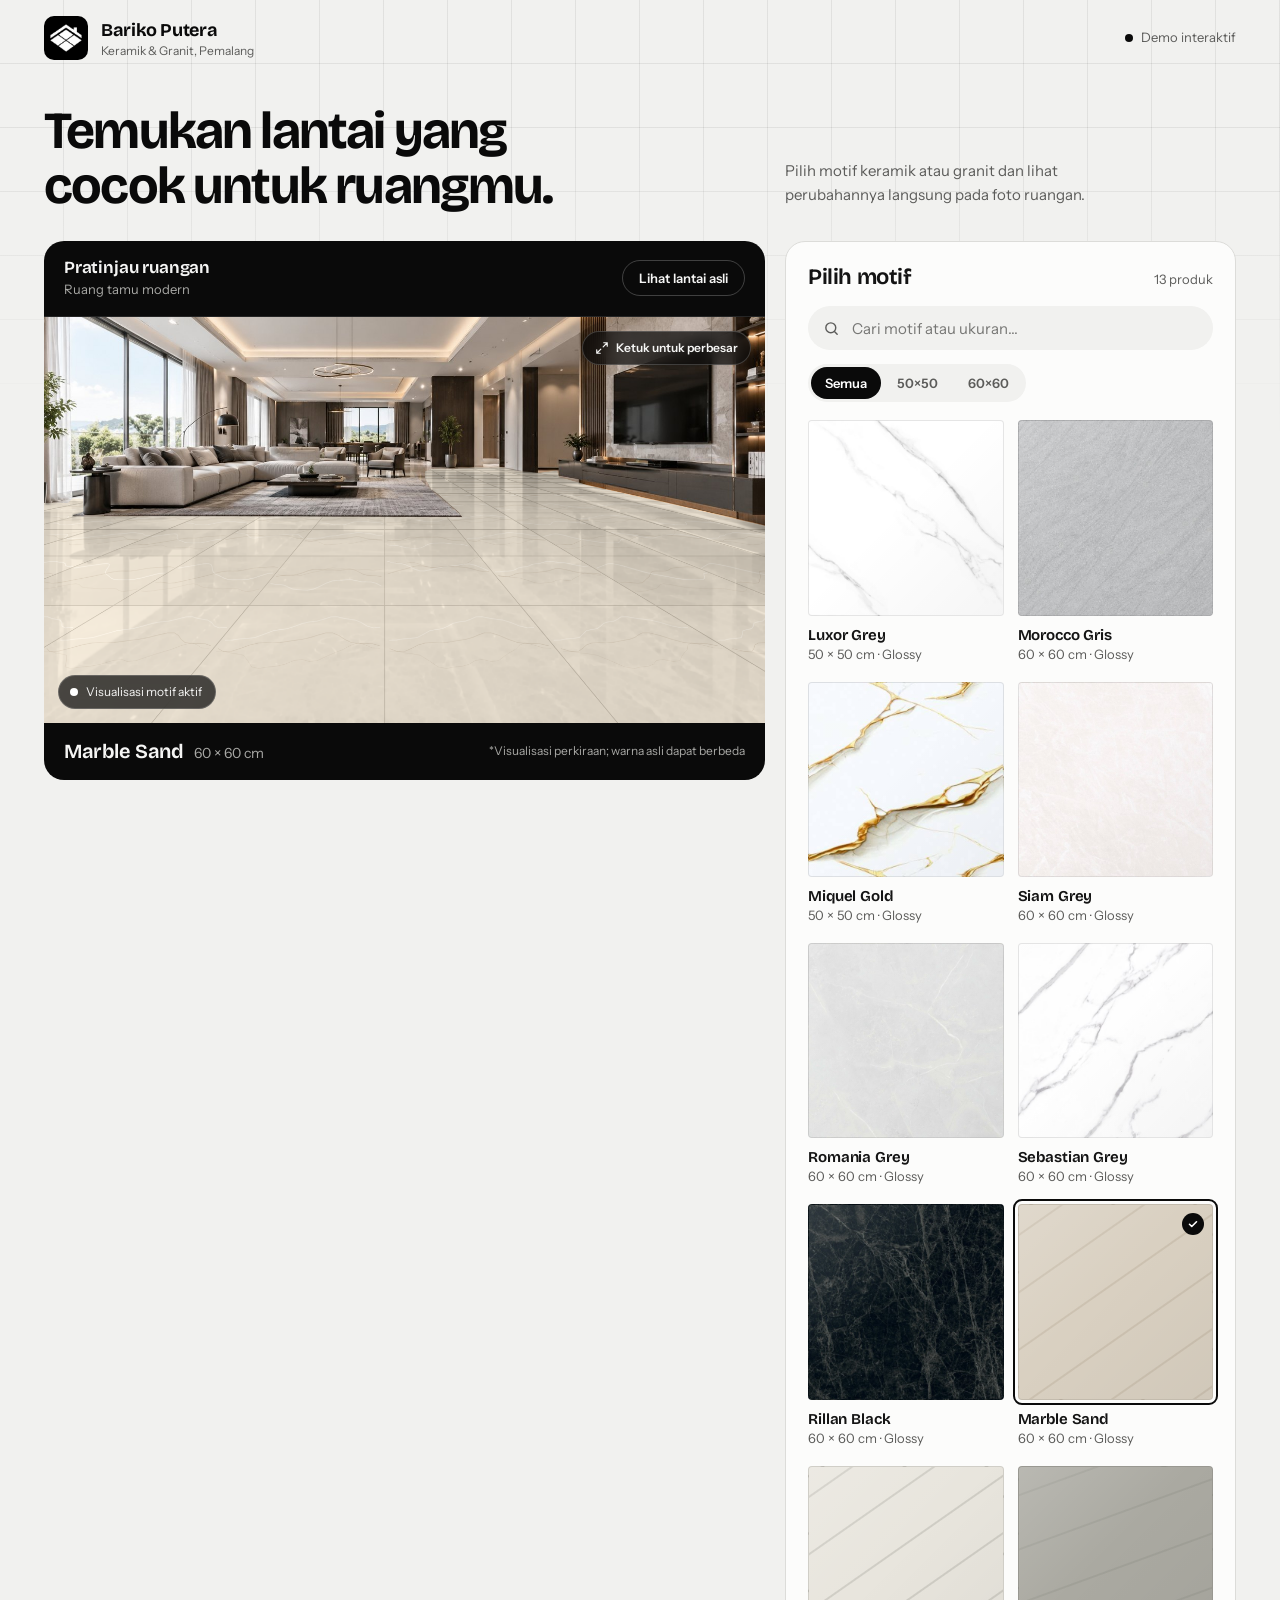
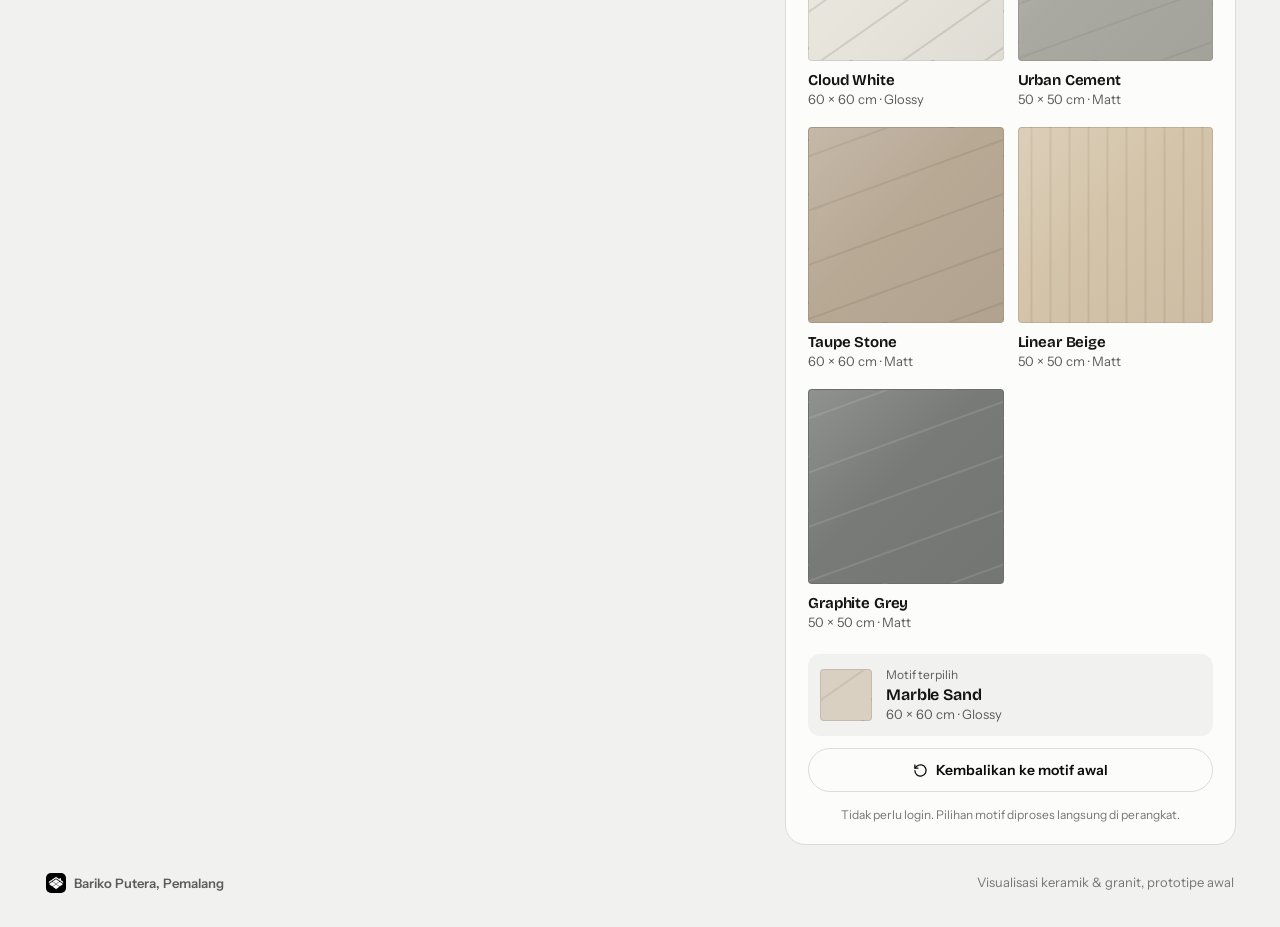
<file: ruangan/index.html>
<!doctype html>
<html lang="id">
<head>
<meta charset="utf-8"><meta name="viewport" content="width=device-width,initial-scale=1">
<meta name="theme-color" content="#0a0a0a">
<title>Bariko Putera | Visualisasi Keramik & Granit</title>
<link rel="icon" type="image/png" href="assets/favicon.png">
<link rel="apple-touch-icon" href="assets/apple-touch-icon.png">
<link rel="preconnect" href="https://fonts.googleapis.com"><link rel="preconnect" href="https://fonts.gstatic.com" crossorigin>
<link rel="stylesheet" href="https://fonts.googleapis.com/css2?family=Bricolage+Grotesque:opsz,wght@12..96,500..800&family=Instrument+Sans:wght@400..700&display=swap">
<link rel="stylesheet" href="styles.css">
</head>
<body>
<header class="topbar">
  <a class="brand" href="#"><img class="brand-mark" src="assets/logo.png" alt="Logo Bariko Putera" width="44" height="44"><span class="brand-text"><b>Bariko Putera</b><small>Keramik &amp; Granit, Pemalang</small></span></a>
  <span class="top-pill"><i></i>Demo interaktif</span>
</header>
<main class="shell">
  <section class="intro">
    <h1>Temukan lantai yang cocok untuk ruangmu.</h1>
    <p class="intro-copy">Pilih motif keramik atau granit dan lihat perubahannya langsung pada foto ruangan.</p>
  </section>
  <section class="workspace">
    <div class="preview-panel">
      <div class="panel-head">
        <div><h2>Pratinjau ruangan</h2><p>Ruang tamu modern</p></div>
        <button class="ghost-btn" id="toggleOriginal" type="button">Lihat lantai asli</button>
      </div>
      <div class="room-frame" id="roomFrame" role="button" tabindex="0" aria-label="Perbesar foto ruangan">
        <canvas id="roomCanvas" width="1400" height="788" role="img" aria-label="Foto ruang tamu dengan lantai keramik yang dapat diganti"></canvas>
        <span class="expand-hint" aria-hidden="true"><svg viewBox="0 0 24 24" width="14" height="14" fill="none" stroke="currentColor" stroke-width="2" stroke-linecap="round" stroke-linejoin="round" aria-hidden="true"><path d="M15 3h6v6M9 21H3v-6M21 3l-7 7M3 21l7-7"/></svg>Ketuk untuk perbesar</span>
        <div class="view-label" aria-live="polite"><span class="live-dot"></span><span id="viewLabel">Memuat foto ruangan…</span></div>
      </div>
      <div class="preview-foot"><div class="now"><b id="selectedName">Marble Sand</b><span id="selectedSize">60 × 60 cm</span></div><span class="hint">*Visualisasi perkiraan; warna asli dapat berbeda</span></div>
    </div>
    <aside class="catalog-panel">
      <div class="catalog-title"><h2>Pilih motif</h2><span class="count" id="count">06 produk</span></div>
      <label class="searchbox"><svg viewBox="0 0 24 24" width="17" height="17" fill="none" stroke="currentColor" stroke-width="2" stroke-linecap="round" stroke-linejoin="round" aria-hidden="true"><circle cx="11" cy="11" r="7"/><path d="m20 20-3.5-3.5"/></svg><input id="search" type="search" placeholder="Cari motif atau ukuran…" aria-label="Cari motif atau ukuran"></label>
      <div class="filters" id="filters" role="group" aria-label="Filter ukuran"></div>
      <div class="product-grid" id="productGrid"></div>
      <div class="product-detail">
        <div class="detail-swatch" id="detailSwatch"></div>
        <div class="detail-copy"><small>Motif terpilih</small><b id="detailName">Marble Sand</b><span id="detailMeta">60 × 60 cm · Glossy</span></div>
      </div>
      <button class="reset-btn" id="reset" type="button"><svg viewBox="0 0 24 24" width="15" height="15" fill="none" stroke="currentColor" stroke-width="2" stroke-linecap="round" stroke-linejoin="round" aria-hidden="true"><path d="M3 12a9 9 0 1 0 3-6.7L3 8"/><path d="M3 3v5h5"/></svg>Kembalikan ke motif awal</button>
      <p class="privacy-note">Tidak perlu login. Pilihan motif diproses langsung di perangkat.</p>
    </aside>
  </section>
  <footer><span><img class="foot-logo" src="assets/logo.png" alt="" width="20" height="20">Bariko Putera, Pemalang</span><span>Visualisasi keramik &amp; granit, prototipe awal</span></footer>
</main>
<div class="lightbox" id="lightbox" hidden role="dialog" aria-modal="true" aria-label="Foto ruangan diperbesar">
  <div class="lb-bar">
    <div class="lb-title"><b id="lbName"></b><span id="lbSize"></span></div>
    <div class="lb-actions"><button class="lb-btn" id="lbOriginal" type="button">Lihat lantai asli</button><button class="lb-btn lb-close" id="lbClose" type="button" aria-label="Tutup"><svg viewBox="0 0 24 24" width="16" height="16" fill="none" stroke="currentColor" stroke-width="2" stroke-linecap="round" aria-hidden="true"><path d="M6 6l12 12M18 6L6 18"/></svg></button></div>
  </div>
  <div class="lb-stage" id="lbStage"><canvas id="lbCanvas" width="1400" height="788"></canvas></div>
  <div class="lb-ctrl"><button id="lbOut" type="button" aria-label="Perkecil">−</button><span id="lbZoom">100%</span><button id="lbIn" type="button" aria-label="Perbesar">+</button><button id="lbFit" type="button">Pas layar</button></div>
  <p class="lb-hint" id="lbHint">Cubit atau scroll untuk zoom · seret untuk menggeser · ketuk dua kali untuk memperbesar</p>
</div>
<script src="assets/ruang-tamu.js"></script>
<script src="assets/tekstur-luxor.js"></script>
<script src="assets/tekstur-morocco.js"></script>
<script src="assets/tekstur-miquel.js"></script>
<script src="assets/tekstur-siam.js"></script>
<script src="assets/tekstur-romania.js"></script>
<script src="assets/tekstur-sebastian.js"></script>
<script src="assets/tekstur-rillan.js"></script>
<script src="rooms.js"></script>
<script src="app.js"></script>
</body></html>
</file>
<file: ruangan/styles.css>
/* Bariko Putera Visualizer - tampilan.
   Hanya gaya; logika ada di app.js (tidak diubah). */
:root{
  --brand:#0a0a0a;--brand-2:#3a3a3a;
  --stage:#0a0a0a;--stage-line:#ffffff1c;
  --paper:#f1f1ef;--surface:#fcfcfb;--soft:#f1f1ef;
  --line:#dcdcd9;--line-soft:#e6e6e3;
  --ink:#141414;--muted:#5c5c5a;--faint:#767674;
  --on-stage:#f5f5f4;--on-stage-muted:#a8a8a5;--signal:#ffffff;
  --font-head:'Bricolage Grotesque','Segoe UI',system-ui,sans-serif;
  --font-body:'Instrument Sans','Segoe UI',system-ui,sans-serif;
}
*{box-sizing:border-box}
body{margin:0;position:relative;background:var(--paper);color:var(--ink);font-family:var(--font-body);font-size:15px;line-height:1.5;-webkit-font-smoothing:antialiased}
/* Garis nat: pita ubin samar di bagian atas halaman */
body::before{content:"";position:absolute;inset:0 0 auto 0;height:440px;pointer-events:none;
  background-image:linear-gradient(#0a0a0a12 1px,transparent 1px),linear-gradient(90deg,#0a0a0a12 1px,transparent 1px);
  background-size:64px 64px;background-position:-1px -1px;
  -webkit-mask-image:linear-gradient(#000 30%,transparent);mask-image:linear-gradient(#000 30%,transparent)}
button{font-family:inherit}
:focus-visible{outline:2px solid var(--brand-2);outline-offset:2px}

/* ---------- Header ---------- */
.topbar{position:relative;z-index:1;height:76px;display:flex;align-items:center;justify-content:space-between;padding:0 max(24px,calc((100% - 1240px)/2 + 24px))}
.brand{display:flex;align-items:center;gap:13px;text-decoration:none;color:var(--brand)}
.brand-mark{width:44px;height:44px;border-radius:10px;background:#000;display:block;object-fit:cover;flex-shrink:0}
.brand-text{display:flex;flex-direction:column;line-height:1.15}
.brand b{font:700 18px var(--font-head);letter-spacing:-.02em}
.brand small{font-size:12px;color:var(--muted);margin-top:3px}
.top-pill{display:inline-flex;align-items:center;font-size:13px;color:var(--muted)}
.top-pill i,.live-dot{display:inline-block;width:8px;height:8px;border-radius:50%;background:var(--brand);margin-right:8px}

/* ---------- Pembuka ---------- */
.shell{position:relative;z-index:1;max-width:1240px;margin:auto;padding:28px 24px 24px}
.intro{display:grid;grid-template-columns:minmax(0,1.6fr) minmax(340px,1fr);gap:12px 20px;align-items:end;margin-bottom:28px}
.intro h1{font:700 clamp(32px,4.2vw,52px)/1.05 var(--font-head);letter-spacing:-.035em;margin:0;color:var(--brand);text-wrap:balance}
.intro-copy{color:var(--muted);font-size:15px;line-height:1.6;margin:0 0 6px;max-width:36ch}

/* ---------- Susunan ---------- */
.workspace{display:grid;grid-template-columns:minmax(0,1.6fr) minmax(340px,1fr);gap:20px;align-items:start}

/* ---------- Panggung pratinjau (gelap, seperti dinding galeri) ---------- */
.preview-panel{position:sticky;top:16px;z-index:5;background:var(--stage);color:var(--on-stage);border-radius:20px;overflow:hidden}
.panel-head{display:flex;align-items:center;justify-content:space-between;gap:12px;padding:16px 20px;border-bottom:1px solid var(--stage-line)}
.panel-head h2{font:650 17px var(--font-head);letter-spacing:-.01em;margin:0}
.panel-head p{font-size:13px;color:var(--on-stage-muted);margin:2px 0 0}
.ghost-btn{border:1px solid #ffffff38;background:transparent;border-radius:999px;padding:9px 16px;font:600 13px var(--font-body);color:var(--on-stage);cursor:pointer;transition:background .15s,border-color .15s;white-space:nowrap}
.ghost-btn:hover{background:#ffffff14;border-color:#ffffff66}
.room-frame{position:relative;background:var(--stage);padding:0;overflow:hidden;cursor:zoom-in}
.room-frame canvas{display:block;width:100%;height:auto;min-height:200px}
.room-frame:focus-visible{outline:2px solid var(--signal);outline-offset:-3px}
.view-label{position:absolute;left:14px;bottom:14px;display:flex;align-items:center;border:1px solid #ffffff2e;background:#0a0a0ab8;backdrop-filter:blur(8px);-webkit-backdrop-filter:blur(8px);border-radius:999px;padding:7px 13px 7px 11px;font-size:12px;color:var(--on-stage)}
.view-label .live-dot{background:var(--signal);margin-right:8px}
.expand-hint{position:absolute;right:14px;top:14px;display:inline-flex;align-items:center;gap:7px;background:#0a0a0ab8;border:1px solid #ffffff2e;color:var(--on-stage);font-size:12px;font-weight:600;padding:7px 12px;border-radius:999px;backdrop-filter:blur(8px);-webkit-backdrop-filter:blur(8px);pointer-events:none}
.preview-foot{display:flex;align-items:center;justify-content:space-between;gap:16px;padding:16px 20px}
.now{display:flex;align-items:baseline;gap:10px;min-width:0}
.now b{font:650 20px var(--font-head);letter-spacing:-.02em}
.now span{font-size:14px;color:var(--on-stage-muted)}
.hint{font-size:12px;color:var(--on-stage-muted);text-align:right}

/* ---------- Katalog ---------- */
.catalog-panel{background:var(--surface);border:1px solid var(--line);border-radius:20px;padding:22px 22px 20px}
.catalog-title{display:flex;align-items:baseline;justify-content:space-between;margin-bottom:16px}
.catalog-title h2{font:650 22px var(--font-head);letter-spacing:-.02em;margin:0}
.count{font-size:13px;color:var(--muted)}
.searchbox{display:flex;gap:10px;align-items:center;padding:0 14px;height:44px;background:var(--soft);border:1px solid transparent;border-radius:999px;color:var(--muted);transition:border-color .15s,background .15s}
.searchbox:focus-within{background:#fff;border-color:var(--brand-2)}
.searchbox svg{flex-shrink:0}
.searchbox input{width:100%;border:0;outline:0;background:transparent;font:15px var(--font-body);color:var(--ink)}
.searchbox input::placeholder{color:var(--faint)}
.filters{display:inline-flex;flex-wrap:wrap;gap:2px;margin:14px 0 18px;padding:3px;background:var(--soft);border-radius:999px}
.filter{border:0;background:transparent;color:var(--muted);border-radius:999px;padding:8px 14px;font:600 13px var(--font-body);cursor:pointer;transition:background .15s,color .15s}
.filter:hover{color:var(--ink)}
.filter.active{background:var(--brand);color:#fff}

.product-grid{display:grid;grid-template-columns:repeat(2,minmax(0,1fr));gap:20px 14px}
.product{min-width:0;text-align:left;padding:0;border:0;background:transparent;cursor:pointer;color:inherit}
.swatch{aspect-ratio:1;border-radius:4px;display:block;position:relative;overflow:hidden;margin-bottom:10px;border:1px solid #0000001a;outline:2px solid transparent;outline-offset:3px;transition:outline-color .15s}
.swatch:after{content:"";position:absolute;inset:0;background:linear-gradient(135deg,#ffffff2e,transparent 45%,#0000000a)}
.product:hover .swatch{outline-color:#0a0a0a40}
.product:focus-visible{outline:0}
.product:focus-visible .swatch{outline-color:var(--brand-2)}
.product.selected .swatch{outline-color:var(--brand)}
.product.selected .swatch:before{content:"";position:absolute;z-index:1;right:8px;top:8px;width:22px;height:22px;border-radius:50%;background:var(--brand) no-repeat center/12px;
  background-image:url("data:image/svg+xml,%3Csvg xmlns='http://www.w3.org/2000/svg' viewBox='0 0 24 24' fill='none' stroke='%23fff' stroke-width='3.2' stroke-linecap='round' stroke-linejoin='round'%3E%3Cpath d='M5 12.5l4.5 4.5L19 7.5'/%3E%3C/svg%3E")}
.product b{display:block;font:650 15px var(--font-head);letter-spacing:-.01em;white-space:nowrap;overflow:hidden;text-overflow:ellipsis}
.product small{display:block;font-size:13px;color:var(--muted);margin-top:2px}
.empty{grid-column:1/-1;margin:6px 0;padding:22px 10px;text-align:center;font-size:14px;color:var(--muted)}

.product-detail{margin:24px 0 12px;padding:12px;background:var(--soft);border-radius:12px;display:flex;align-items:center;gap:14px}
.detail-swatch{width:52px;height:52px;flex-shrink:0;border-radius:4px;border:1px solid #0000001a}
.detail-copy{display:flex;flex-direction:column;gap:1px;min-width:0}
.detail-copy small{font-size:12px;color:var(--muted)}
.detail-copy b{font:650 16px var(--font-head);letter-spacing:-.01em}
.detail-copy span{font-size:13px;color:var(--muted)}
.reset-btn{display:flex;align-items:center;justify-content:center;gap:8px;width:100%;border:1px solid var(--line);background:transparent;border-radius:999px;height:44px;color:var(--brand);font:600 14px var(--font-body);cursor:pointer;transition:background .15s,border-color .15s}
.reset-btn:hover{background:var(--soft);border-color:#bdbdba}
.privacy-note{font-size:12px;color:var(--faint);text-align:center;margin:14px 0 0}

footer{display:flex;justify-content:space-between;gap:12px;padding:28px 2px 10px;color:var(--faint);font-size:13px}
footer span:first-child{font-weight:600;color:var(--muted);display:inline-flex;align-items:center;gap:8px}
.foot-logo{width:20px;height:20px;border-radius:5px;background:#000}

/* ---------- Tablet & HP ---------- */
@media(max-width:850px){
  .topbar{height:64px;padding:0 16px}
  .shell{padding:12px 16px 18px}
  .intro{grid-template-columns:1fr;gap:10px;margin-bottom:18px}
  .intro h1{font-size:34px}
  .intro-copy{font-size:14px;max-width:none}
  .workspace{grid-template-columns:1fr}
  /* pratinjau menempel di atas saat memilih motif */
  .preview-panel{top:0;border-radius:0 0 16px 16px;margin:0 -16px}
  .panel-head{padding:9px 14px}
  .panel-head p,.hint{display:none}
  .panel-head h2{font-size:14px}
  .ghost-btn{padding:7px 13px;font-size:12px}
  .room-frame canvas{width:auto;height:auto;max-width:100%;max-height:34vh;margin:0 auto;min-height:0}
  .expand-hint{top:10px;right:10px}
  .preview-foot{padding:9px 14px}
  .now b{font-size:16px}
  .now span{font-size:13px}
  .catalog-panel{margin-top:8px;padding:18px 16px 16px}
  .product-grid{grid-template-columns:repeat(3,minmax(0,1fr))}
}
@media(max-width:480px){
  .brand b{font-size:16px}
  .brand-mark{width:38px;height:38px;border-radius:9px}
  .brand small{font-size:11px}
  .top-pill{font-size:12px}
  .intro h1{font-size:30px}
  .room-frame canvas{max-height:32vh}
  .panel-head{padding:8px 12px}
  .product-grid{grid-template-columns:repeat(2,minmax(0,1fr));gap:18px 12px}
  .swatch{aspect-ratio:1.15}
  footer{flex-direction:column;font-size:12px;gap:4px}
}
@media(prefers-reduced-motion:reduce){*{transition:none!important}}

/* ---------- Foto ruangan diperbesar (lightbox + zoom/geser) ---------- */
.lightbox{position:fixed;inset:0;z-index:1000;background:#050505;display:flex;flex-direction:column;color:#fff;font-family:var(--font-body)}
.lightbox[hidden]{display:none}
.lb-bar{display:flex;align-items:center;justify-content:space-between;gap:10px;padding:12px 16px;flex-shrink:0}
.lb-title{display:flex;flex-direction:column;gap:2px;min-width:0}
.lb-title b{font:650 17px var(--font-head);letter-spacing:-.01em;white-space:nowrap;overflow:hidden;text-overflow:ellipsis}
.lb-title span{font-size:13px;color:#b4b4b1}
.lb-actions{display:flex;gap:8px;flex-shrink:0}
.lb-btn{display:inline-flex;align-items:center;justify-content:center;border:1px solid #ffffff3d;background:#ffffff14;color:#fff;border-radius:999px;height:40px;padding:0 16px;font:600 13px var(--font-body);cursor:pointer;transition:background .15s}
.lb-btn:hover,.lb-ctrl button:hover{background:#ffffff2b}
.lb-close{width:40px;padding:0}
.lb-stage{position:relative;flex:1;min-height:0;overflow:hidden;touch-action:none;cursor:grab;user-select:none;-webkit-user-select:none}
.lb-stage.dragging{cursor:grabbing}
.lb-stage canvas{position:absolute;left:0;top:0;transform-origin:0 0;max-width:none;will-change:transform;-webkit-user-drag:none}
.lb-ctrl{display:flex;align-items:center;justify-content:center;gap:8px;padding:10px 16px 4px;flex-shrink:0}
.lb-ctrl button{border:1px solid #ffffff3d;background:#ffffff14;color:#fff;border-radius:999px;min-width:42px;height:40px;padding:0 14px;font:600 17px var(--font-body);cursor:pointer;transition:background .15s}
.lb-ctrl #lbFit{font-size:13px}
.lb-ctrl span{min-width:56px;text-align:center;font-size:13px;color:#dcdcda}
.lb-hint{margin:0;padding:4px 16px 14px;text-align:center;font-size:12px;color:#8f8f8c;flex-shrink:0}
</file>
